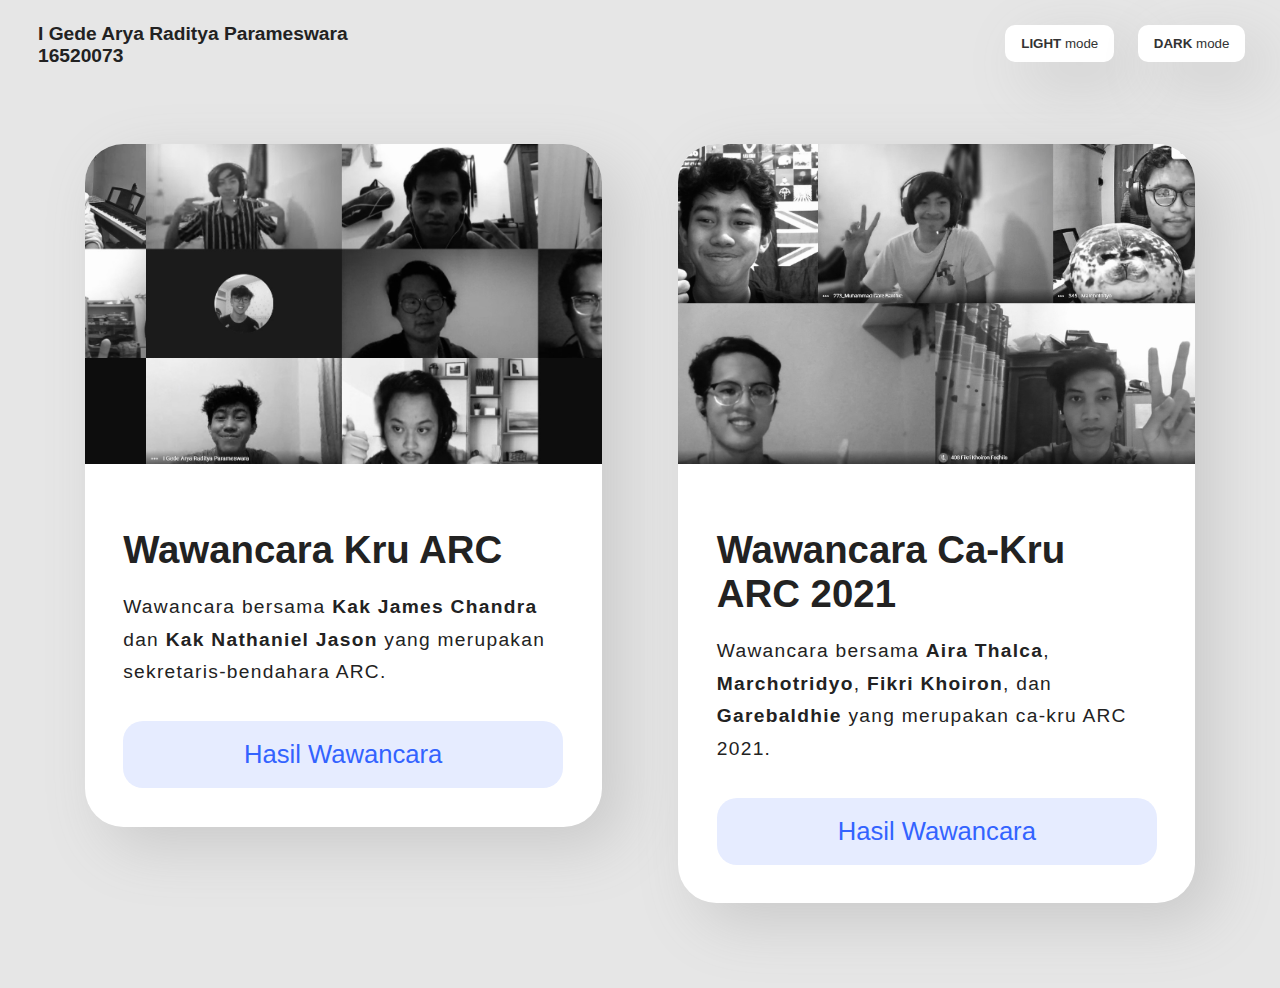
<file: index.html>
<!DOCTYPE html>
<html lang="en-GB">
  <head>
    <meta charset="utf-8">
    <meta http-equiv="x-ua-compatible" content="ie=edge">
    <meta name="description" content="Tugas ARC Day 2 16520073, wawancara day 1 dan day 2.">
    <meta name="viewport" content="width=device-width, initial-scale=1, shrink-to-fit=no">
    <title>Wawancara ARC 2021</title>
    <link rel="stylesheet" href="style.css">
    <link rel="icon" href="assets/favicon.ico">
  </head>
  <body>
    <div class="identitas">
      <h2>I Gede Arya Raditya Parameswara</h2>
      <h2>16520073</h2>
    </div>
    <div class="tombol">
      <button onclick="lightfunc()"><strong>LIGHT</strong> mode</button>
      <button onclick="darkfunc()"><strong>DARK</strong> mode</button>
  </div>
    <main>
    <div class="grid">
      <div class="grid__item">
        <div class="card"><img class="card__img" src="assets/krubnw.jpg" alt="Kru ARC">
          <div class="card__content">
            <h1 class="card__header"><strong>Wawancara Kru ARC</strong></h1>
            <p class="card__text">Wawancara bersama <strong>Kak James Chandra</strong> dan <strong>Kak Nathaniel Jason</strong> yang merupakan sekretaris-bendahara ARC. </p>
            <form method="get" action="krupages/index.html"><button class="card__btn">Hasil Wawancara</button></form>
          </div>
        </div>
      </div>
      <div class="grid__item">
        <div class="card"><img class="card__img" src="assets/cakrubnw.jpg" alt="Ca-kru ARC 2021">
          <div class="card__content">
            <h1 class="card__header"><strong>Wawancara Ca-Kru ARC 2021</strong></h1>
            <p class="card__text">Wawancara bersama <strong>Aira Thalca</strong>, <strong>Marchotridyo</strong>, <strong>Fikri Khoiron</strong>, dan <strong>Garebaldhie</strong> yang merupakan ca-kru ARC 2021.</p>
            <form method="get" action="cakrupages/index.html"><button class="card__btn">Hasil Wawancara</button></form>
          </div>
        </div>
      </div>
    </div>
    </main>
    <script src="toggle.js"></script>
  </body>

</html>
</file>
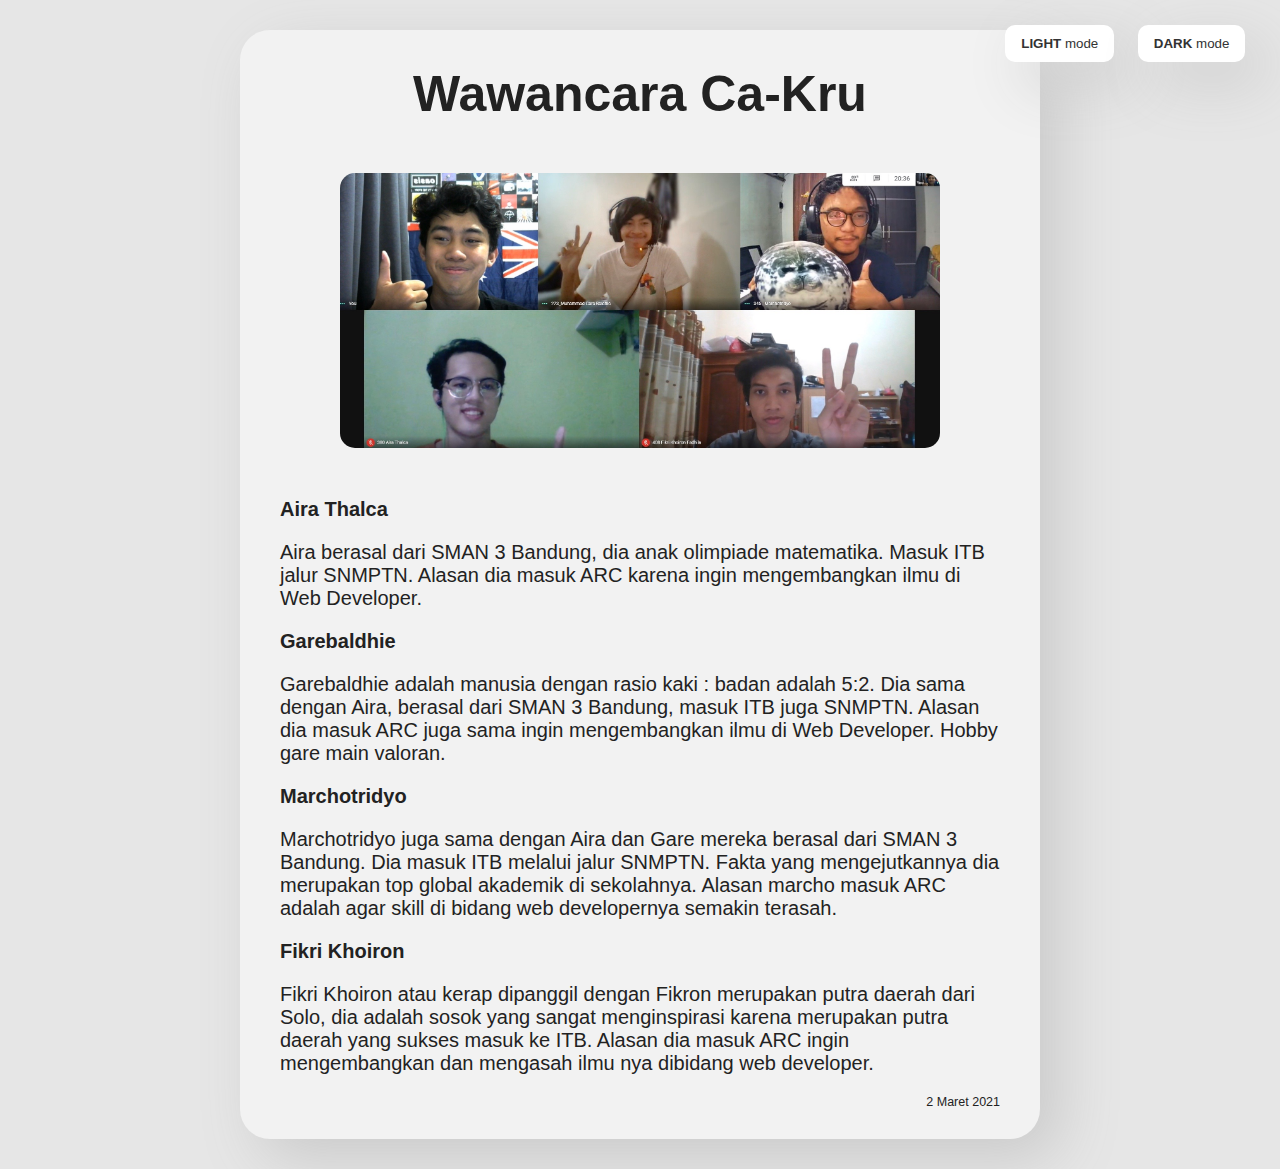
<file: cakrupages/index.html>
<!DOCTYPE html>
<html lang="en">
    <head>
        <meta charset="UTF-8"/>
        <meta name="viewport" content="width=device-width, initial-scale=1.0"/>
        <title>Ca-Kru ARC 2021</title>
        <link rel="stylesheet" href="style.css">
    </head>

    <body>

        <div class="tombol">
            <button onclick="lightfunc()"><strong>LIGHT</strong> mode</button>
            <button onclick="darkfunc()"><strong>DARK</strong> mode</button>
        </div>
        <div class="kontener">
            <h1 class="judul">Wawancara Ca-Kru</h1>
            <img src="../assets/fotopagecakru.jpg" class="foto" alt="Wawancara Ca-Kru">
            <h3 class="posisi"><strong>Aira Thalca</strong></h3>
            <p class="posisi">Aira berasal dari SMAN 3 Bandung, dia anak olimpiade matematika. Masuk ITB jalur SNMPTN. Alasan dia masuk ARC karena ingin mengembangkan ilmu di Web Developer.</p>
            <h3 class="posisi"><strong>Garebaldhie</strong></h3>
            <p class="posisi">Garebaldhie adalah manusia dengan rasio kaki : badan adalah 5:2. Dia sama dengan Aira, berasal dari SMAN 3 Bandung, masuk ITB juga SNMPTN. Alasan dia masuk ARC juga sama ingin mengembangkan ilmu di Web Developer. Hobby gare main valoran.</p>
            <h3 class="posisi"><strong>Marchotridyo</strong></h3>
            <p class="posisi">Marchotridyo juga sama dengan Aira dan Gare mereka berasal dari SMAN 3 Bandung. Dia masuk ITB melalui jalur SNMPTN. Fakta yang mengejutkannya dia merupakan top global akademik di sekolahnya. Alasan marcho masuk ARC adalah agar skill di bidang web developernya semakin terasah.</p>
            <h3 class="posisi"><strong>Fikri Khoiron</strong></h3>
            <p class="posisi">Fikri Khoiron atau kerap dipanggil dengan Fikron merupakan putra daerah dari Solo, dia adalah sosok yang sangat menginspirasi karena merupakan putra daerah yang sukses masuk ke ITB. Alasan dia masuk ARC ingin mengembangkan dan mengasah ilmu nya dibidang web developer.</p>
            <div class="tanggal">2 Maret 2021</div>
        </div>
        <script src="toggle.js"></script>
    </body>
</html>
</file>
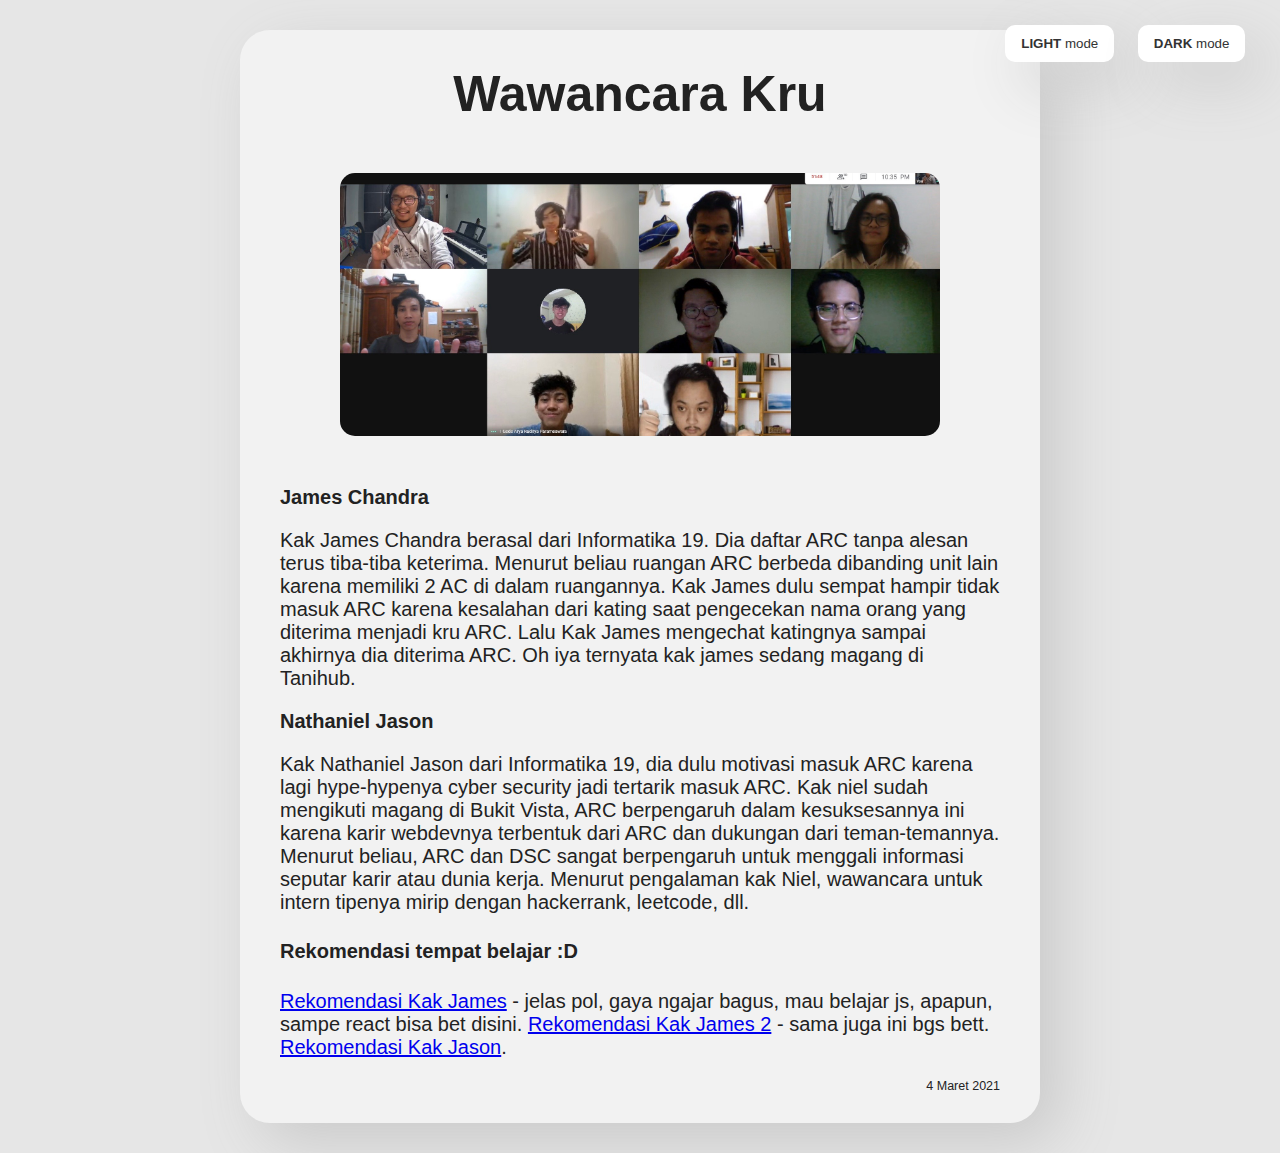
<file: krupages/index.html>
<!--
    I Gede Arya Raditya Parameswara
    16520073
    
    Fitur Dark dan Light Mode yang bisa diuah dengan cepat menggunakan teknologi dari javascript yang mudah dan simple.
    Tetapi saya lebih suka Dark Mode karena lebih terlihat keren dan laki.
-->

<!DOCTYPE html>
<html lang="en">
    <head>
        <meta charset="UTF-8"/>
        <meta name="viewport" content="width=device-width, initial-scale=1.0"/>
        <title>Ca-Kru ARC 2021</title>
        <link rel="stylesheet" href="style.css">
    </head>

    <body>

        <div class="tombol">
            <button onclick="lightfunc()"><strong>LIGHT</strong> mode</button>
            <button onclick="darkfunc()"><strong>DARK</strong> mode</button>
        </div>
        <div class="kontener">
            <h1 class="judul">Wawancara Kru</h1>
            <img src="../assets/wawankru.jpg" class="foto" alt="Wawancara Ca-Kru">
            <h3 class="posisi"><strong>James Chandra</strong></h3>
            <p class="posisi">Kak James Chandra berasal dari Informatika 19. Dia daftar ARC tanpa alesan terus tiba-tiba keterima. Menurut beliau ruangan ARC berbeda dibanding unit lain karena memiliki 2 AC di dalam ruangannya. Kak James dulu sempat hampir tidak masuk ARC karena kesalahan dari kating saat pengecekan nama orang yang diterima menjadi kru ARC. Lalu Kak James mengechat katingnya sampai akhirnya dia diterima ARC. Oh iya ternyata kak james sedang magang di Tanihub.</p>
            <h3 class="posisi"><strong>Nathaniel Jason</strong></h3>
            <p class="posisi">Kak Nathaniel Jason dari Informatika 19, dia dulu motivasi masuk ARC karena lagi hype-hypenya cyber security jadi tertarik masuk ARC. Kak niel sudah mengikuti magang di Bukit Vista, ARC berpengaruh dalam kesuksesannya ini karena karir webdevnya terbentuk dari ARC dan dukungan dari teman-temannya. Menurut beliau, ARC dan DSC sangat berpengaruh untuk menggali informasi seputar karir atau dunia kerja. Menurut pengalaman kak Niel, wawancara untuk intern tipenya mirip dengan hackerrank, leetcode, dll.</p>
            <h4 class="posisi">Rekomendasi tempat belajar :D</h4>
            <p class="posisi">
                <a href="https://www.youtube.com/channel/UCFbNIlppjAuEX4znoulh0Cw">Rekomendasi Kak James</a> - jelas pol, gaya ngajar bagus, mau belajar js, apapun, sampe react bisa bet disini. 
                <a href="https://www.youtube.com/channel/UCvmINlrza7JHB1zkIOuXEbw">Rekomendasi Kak James 2</a> - sama juga ini bgs bett.
                <a href="https://www.youtube.com/user/programmingwithmosh">Rekomendasi Kak Jason</a>.</p>
            <div class="tanggal">4 Maret 2021</div>
        </div>
        <script src="toggle.js"></script>
    </body>
</html>
</file>
<file: style.css>
:root{
    --fontkeren : -apple-system, blinkmacsystemfont, "Segoe UI", roboto, oxygen, ubuntu,
    cantarell, "Open Sans", "Helvetica Neue", sans-serif;
  }
  
  :root{
    --bg : #e6e6e6;
    --huruf : #222222;
    --bgkontener : #ffffff;
    --shadow : 20px 20px 60px #cacaca;
    --bgbutton : #ffffff;
    --hurufbutton : #333333;
    --bg_hw : #e6ecff;
    --huruf_hw : #3363ff;
    --ae_hw : #dce4ff;
  }
  
  html {
    box-sizing: border-box;
    font-size: 80%;
  }
  
  .identitas{
    text-align: left;
    font-family: var(--fontkeren);
    padding-top: 15px;
    padding-left: 30px;
  }
  
  h2{
    margin: 0px;
    color:var(--huruf);
  }
  
  .tombol{
    position:absolute;
    right: 2%;
    top:2%;
    font-family: var(--fontkeren);
    font-size: 20px;
  }
  
  .tombol button {
    color: var(--hurufbutton);
    background-color: var(--bgbutton);
    padding: 10px 15px;
    border: none;
    font-family: var(--fontkeren);
    margin: 0.8vh 1vh 0;
    border-radius: 10px;
    border: 1px solid rgba(0, 0, 0, 0);
    box-shadow: var(--shadow);
    cursor: pointer;
  }
  
  body{
    background-color: var(--bg);
  }
  main {
    display: flex;
    justify-content: center;
    align-content: center;
    padding: 6rem;
    background-color: var(--bg);
    font-family: var(--fontkeren);
  }
  @media (max-width: 60em) {
    body {
      padding: 3rem;
    }
  }
  
  .grid {
    display: grid;
    width: 114rem;
    grid-gap: 6rem;
    grid-template-columns: repeat(auto-fit, minmax(30rem, 1fr));
    align-items: start;
    
  }
  @media (max-width: 60em) {
    .grid {
      grid-gap: 3rem;
    }
  }
  .grid__item {
    background-color: var(--bgkontener);
    border-radius: 3rem;
    overflow: hidden;
    box-shadow: var(--shadow);
    cursor: pointer;
    transition: 0.2s;
  }
  .grid__item:hover {
    transform: translateY(-0.5%);
    box-shadow: var(--shadow);
  }
  
  .card__img {
    display: block;
    width: 100%;
    height: 25rem;
    object-fit: cover;
  }
  .card__content {
    padding: 3rem 3rem;
  }
  .card__header {
    font-size: 3rem;
    font-weight: 500;
    color: var(--huruf);
    margin-bottom: 1.5rem;
  }
  .card__text {
    font-size: 1.5rem;
    letter-spacing: 0.1rem;
    line-height: 1.7;
    color: var(--huruf);
    margin-bottom: 2.5rem;
  }
  .card__btn {
    display: block;
    width: 100%;
    padding: 1.5rem;
    font-size: 2rem;
    text-align: center;
    color: var(--huruf_hw);
    background-color: var(--bg_hw);
    border: none;
    border-radius: 20px;
    transition: 0.2s;
    cursor: pointer;
  }
  
  .card__btn:hover, .card__btn:active {
    background-color: var(--ae_hw);
  }
</file>
<file: cakrupages/style.css>
:root{
    --fontkeren : -apple-system, blinkmacsystemfont, "Segoe UI", roboto, oxygen, ubuntu,
    cantarell, "Open Sans", "Helvetica Neue", sans-serif;
  }
  
  :root{
    --bg : #e6e6e6;
    --huruf : #222222;
    --bgkontener : #f2f2f2;
    --shadow : 20px 20px 60px #cacaca;
    --bgbutton : #ffffff;
    --hurufbutton : #333333;
  }
  
  body {
    background-color:var(--bg);
    font-size: 25px;
    transition: color .2s, background-color.2s , box-shadow .2s, transform 0s;
  }
  
  .tombol{
    position:absolute;
    right: 2%;
    top:2%;
    font-family: var(--fontkeren);
    font-size: 20px;
  }
  
  
  .kontener {
    padding-top: 5px;
    background-color: var(--bgkontener);
    color : var(--huruf);
    max-width: 800px;
    margin: 30px auto;
    border-radius: 30px;
    padding-bottom: 30px;
    box-shadow: var(--shadow);
  }
  .judul {
    margin-top: 30px;
    margin-bottom: 50px;
    margin-left: 10%;
    margin-right: 10%;
    text-align: center;
    font-family: var(--fontkeren)
  }
  .foto {
    max-width: 75%;
    display: block;  
    margin-left: auto;  
    margin-right: auto;   
    border-radius: 15px;
    margin-bottom: 50px;
  }
  .posisi {
    margin-left: 5%;
    margin-right: 5%;
    font-family: var(--fontkeren);
    font-size: 20px;
  }
  
  .tanggal{
    margin-left: 5%;
    margin-right: 5%;
    font-family: var(--fontkeren);
    font-size: 12.5px;
    text-align: right;
  }
  
  h1 {
    margin: 0;
  }
  
  .tombol button {
    color: var(--hurufbutton);
    background-color: var(--bgbutton);
    padding: 10px 15px;
    border: none;
    font-family: var(--fontkeren);
    margin: 0.8vh 1vh 0;
    border-radius: 10px;
    border: 1px solid rgba(0, 0, 0, 0);
    box-shadow: var(--shadow);
    cursor: pointer;
  }
</file>
<file: krupages/style.css>
:root{
    --fontkeren : -apple-system, blinkmacsystemfont, "Segoe UI", roboto, oxygen, ubuntu,
    cantarell, "Open Sans", "Helvetica Neue", sans-serif;
  }
  
  :root{
    --bg : #e6e6e6;
    --huruf : #222222;
    --bgkontener : #f2f2f2;
    --shadow : 20px 20px 60px #cacaca;
    --bgbutton : #ffffff;
    --hurufbutton : #333333;
  }
  
  body {
    background-color:var(--bg);
    font-size: 25px;
    transition: color .2s, background-color.2s , box-shadow .2s, transform 0s;
  }
  
  .tombol{
    position:absolute;
    right: 2%;
    top:2%;
    font-family: var(--fontkeren);
    font-size: 20px;
  }
  
  .kontener {
    padding-top: 5px;
    background-color: var(--bgkontener);
    color : var(--huruf);
    max-width: 800px;
    margin: 30px auto;
    border-radius: 30px;
    padding-bottom: 30px;
    box-shadow: var(--shadow);
  }
  .judul {
    margin-top: 30px;
    margin-bottom: 50px;
    margin-left: 10%;
    margin-right: 10%;
    text-align: center;
    font-family: var(--fontkeren)
  }
  .foto {
    max-width: 75%;
    display: block;  
    margin-left: auto;  
    margin-right: auto;   
    border-radius: 15px;
    margin-bottom: 50px;
  }
  .posisi {
    margin-left: 5%;
    margin-right: 5%;
    font-family: var(--fontkeren);
    font-size: 20px;
  }
  
  .tanggal{
    margin-left: 5%;
    margin-right: 5%;
    font-family: var(--fontkeren);
    font-size: 12.5px;
    text-align: right;
  }
  
  h1 {
    margin: 0;
  }
  
  .tombol button {
    color: var(--hurufbutton);
    background-color: var(--bgbutton);
    padding: 10px 15px;
    border: none;
    font-family: var(--fontkeren);
    margin: 0.8vh 1vh 0;
    border-radius: 10px;
    border: 1px solid rgba(0, 0, 0, 0);
    box-shadow: var(--shadow);
    cursor: pointer;
  }
</file>
